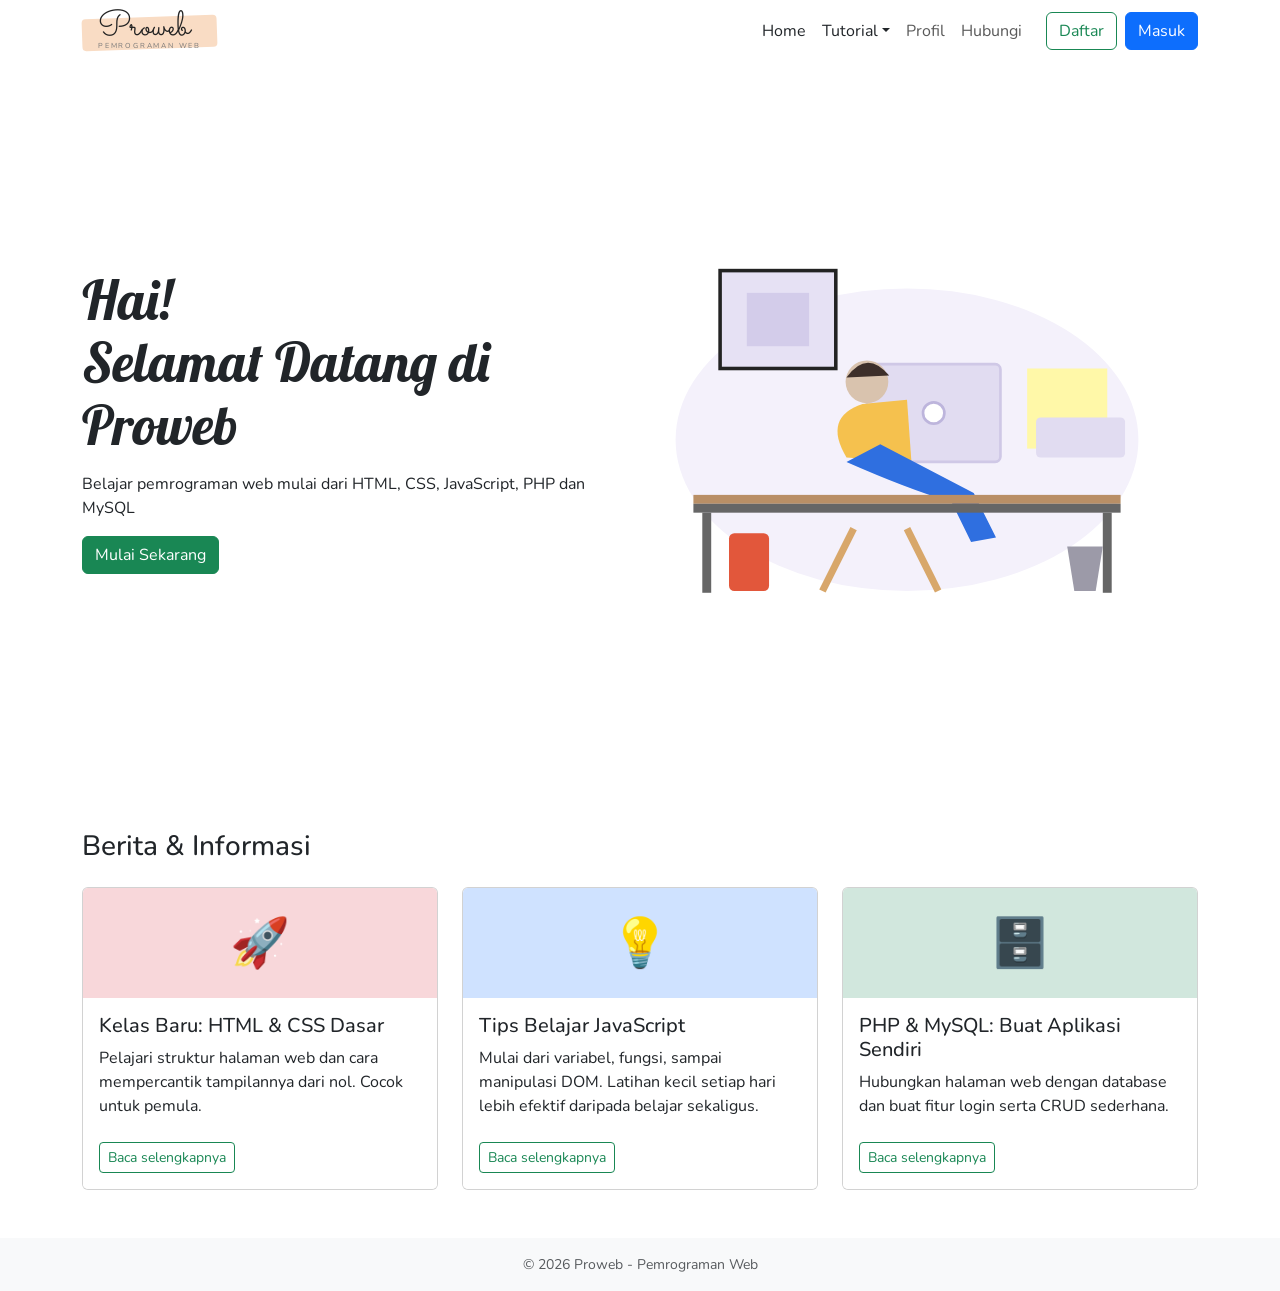
<file: index.html>
<!DOCTYPE html>
<html lang="id">
<head>
  <meta charset="UTF-8">
  <meta name="viewport" content="width=device-width, initial-scale=1">
  <title>Proweb - Pemrograman Web</title>
  <link href="https://cdn.jsdelivr.net/npm/bootstrap@5.2.3/dist/css/bootstrap.min.css" rel="stylesheet">
  <link href="https://fonts.googleapis.com/css2?family=Lobster&family=Nunito:wght@400;600&family=Sacramento&display=swap" rel="stylesheet">
  <style>
    body { font-family: 'Nunito', sans-serif; color: #212529; }
    .logo { position: relative; font-family: 'Sacramento', cursive; font-size: 2.2rem; line-height: 1; padding: .2rem 1rem; color: #222; }
    .logo::before { content: ""; position: absolute; inset: 20% 0 10% 0; background: #f9dcc4; z-index: -1; border-radius: 4px; transform: rotate(-2deg); }
    .logo small { display: block; font-family: 'Nunito', sans-serif; font-size: .45rem; letter-spacing: .25em; text-align: center; color: #777; margin-top: -.2rem; }
    .navbar-toggler { border-color: #e0a83b; }
    .hero { min-height: 80vh; }
    .hero h1 { font-family: 'Lobster', cursive; font-size: clamp(2.2rem, 6vw, 3.4rem); line-height: 1.15; }
    .hero svg { max-width: 100%; height: auto; }
    .card-icon { height: 110px; display: flex; align-items: center; justify-content: center; font-size: 3rem; border-radius: calc(.375rem - 1px) calc(.375rem - 1px) 0 0; }
    footer { background: #f8f9fa; }
    @media (max-width: 991.98px) {
      .navbar-collapse .btn { width: 100%; margin-top: .5rem; }
      .hero { min-height: auto; padding-top: 1.5rem; }
      .hero .col-lg-6:first-child { text-align: left; }
    }
  </style>
</head>
<body>

<!-- Navbar -->
<nav class="navbar navbar-expand-lg bg-white sticky-top">
  <div class="container">
    <a class="navbar-brand logo" href="#">Proweb<small>PEMROGRAMAN WEB</small></a>
    <button class="navbar-toggler" type="button" data-bs-toggle="collapse" data-bs-target="#menu" aria-controls="menu" aria-expanded="false" aria-label="Buka menu">
      <span class="navbar-toggler-icon"></span>
    </button>
    <div class="collapse navbar-collapse" id="menu">
      <ul class="navbar-nav ms-auto align-items-lg-center mb-2 mb-lg-0">
        <li class="nav-item"><a class="nav-link text-dark" href="#">Home</a></li>
        <li class="nav-item dropdown">
          <a class="nav-link dropdown-toggle text-dark" href="#" role="button" data-bs-toggle="dropdown" aria-expanded="false">Tutorial</a>
          <ul class="dropdown-menu">
            <li><a class="dropdown-item" href="#">HTML</a></li>
            <li><a class="dropdown-item" href="#">CSS</a></li>
            <li><a class="dropdown-item" href="#">JavaScript</a></li>
            <li><hr class="dropdown-divider"></li>
            <li><a class="dropdown-item" href="#">PHP</a></li>
            <li><a class="dropdown-item" href="#">MySQL</a></li>
          </ul>
        </li>
        <li class="nav-item"><a class="nav-link" href="#">Profil</a></li>
        <li class="nav-item"><a class="nav-link" href="#">Hubungi</a></li>
        <li class="nav-item ms-lg-3"><a class="btn btn-outline-success" href="#">Daftar</a></li>
        <li class="nav-item ms-lg-2"><a class="btn btn-primary" href="#">Masuk</a></li>
      </ul>
    </div>
  </div>
</nav>

<!-- Hero -->
<header class="container hero d-flex align-items-center">
  <div class="row align-items-center w-100 g-4">
    <div class="col-lg-6">
      <h1>Hai!<br>Selamat Datang di Proweb</h1>
      <p class="my-3">Belajar pemrograman web mulai dari HTML, CSS, JavaScript, PHP dan MySQL</p>
      <a href="#berita" class="btn btn-success">Mulai Sekarang</a>
    </div>
    <div class="col-lg-6">
      <svg viewBox="0 0 600 420" xmlns="http://www.w3.org/2000/svg" role="img" aria-label="Ilustrasi orang belajar di depan komputer">
        <ellipse cx="300" cy="230" rx="260" ry="170" fill="#f4f1fb"/>
        <rect x="90" y="40" width="130" height="110" fill="#e6e1f4" stroke="#222" stroke-width="4"/>
        <rect x="120" y="65" width="70" height="60" fill="#d3ccea"/>
        <rect x="255" y="145" width="150" height="110" rx="6" fill="#e1dcf1" stroke="#cfc8e6" stroke-width="3"/>
        <circle cx="330" cy="200" r="12" fill="#fff" stroke="#bdb5dc" stroke-width="3"/>
        <rect x="435" y="150" width="90" height="90" fill="#fff8a8"/>
        <rect x="445" y="205" width="100" height="45" rx="5" fill="#e1dcf1"/>
        <path d="M232 250 Q205 205 250 190 L300 185 L305 255 Z" fill="#f5c14e"/>
        <circle cx="255" cy="165" r="24" fill="#d9c3ae"/>
        <path d="M232 160 Q255 128 280 158 Z" fill="#3d2f2a"/>
        <path d="M232 255 Q300 285 350 300 L372 345 L400 340 L375 290 L270 235 Z" fill="#2f6fe0"/>
        <rect x="60" y="292" width="480" height="10" fill="#b98f66"/>
        <rect x="60" y="302" width="480" height="10" fill="#666"/>
        <rect x="70" y="312" width="10" height="90" fill="#666"/>
        <rect x="520" y="312" width="10" height="90" fill="#666"/>
        <line x1="240" y1="330" x2="205" y2="400" stroke="#d8a76a" stroke-width="8"/>
        <line x1="300" y1="330" x2="335" y2="400" stroke="#d8a76a" stroke-width="8"/>
        <rect x="100" y="335" width="45" height="65" rx="6" fill="#e2573b"/>
        <path d="M480 350 L520 350 L512 400 L488 400 Z" fill="#9c9aa8"/>
      </svg>
    </div>
  </div>
</header>

<!-- Card berita / informasi -->
<section class="container py-5" id="berita">
  <h2 class="h3 mb-4">Berita &amp; Informasi</h2>
  <div class="row row-cols-1 row-cols-md-3 g-4">
    <div class="col">
      <div class="card h-100">
        <div class="card-icon bg-danger-subtle">🚀</div>
        <div class="card-body">
          <h5 class="card-title">Kelas Baru: HTML &amp; CSS Dasar</h5>
          <p class="card-text">Pelajari struktur halaman web dan cara mempercantik tampilannya dari nol. Cocok untuk pemula.</p>
        </div>
        <div class="card-footer bg-white border-0 pb-3"><a href="#" class="btn btn-sm btn-outline-success">Baca selengkapnya</a></div>
      </div>
    </div>
    <div class="col">
      <div class="card h-100">
        <div class="card-icon bg-primary-subtle">💡</div>
        <div class="card-body">
          <h5 class="card-title">Tips Belajar JavaScript</h5>
          <p class="card-text">Mulai dari variabel, fungsi, sampai manipulasi DOM. Latihan kecil setiap hari lebih efektif daripada belajar sekaligus.</p>
        </div>
        <div class="card-footer bg-white border-0 pb-3"><a href="#" class="btn btn-sm btn-outline-success">Baca selengkapnya</a></div>
      </div>
    </div>
    <div class="col">
      <div class="card h-100">
        <div class="card-icon bg-success-subtle">🗄️</div>
        <div class="card-body">
          <h5 class="card-title">PHP &amp; MySQL: Buat Aplikasi Sendiri</h5>
          <p class="card-text">Hubungkan halaman web dengan database dan buat fitur login serta CRUD sederhana.</p>
        </div>
        <div class="card-footer bg-white border-0 pb-3"><a href="#" class="btn btn-sm btn-outline-success">Baca selengkapnya</a></div>
      </div>
    </div>
  </div>
</section>

<footer class="py-3 text-center text-muted small">
  &copy; 2026 Proweb - Pemrograman Web
</footer>

<script src="https://cdn.jsdelivr.net/npm/bootstrap@5.2.3/dist/js/bootstrap.bundle.min.js"></script>
</body>
</html>
</file>
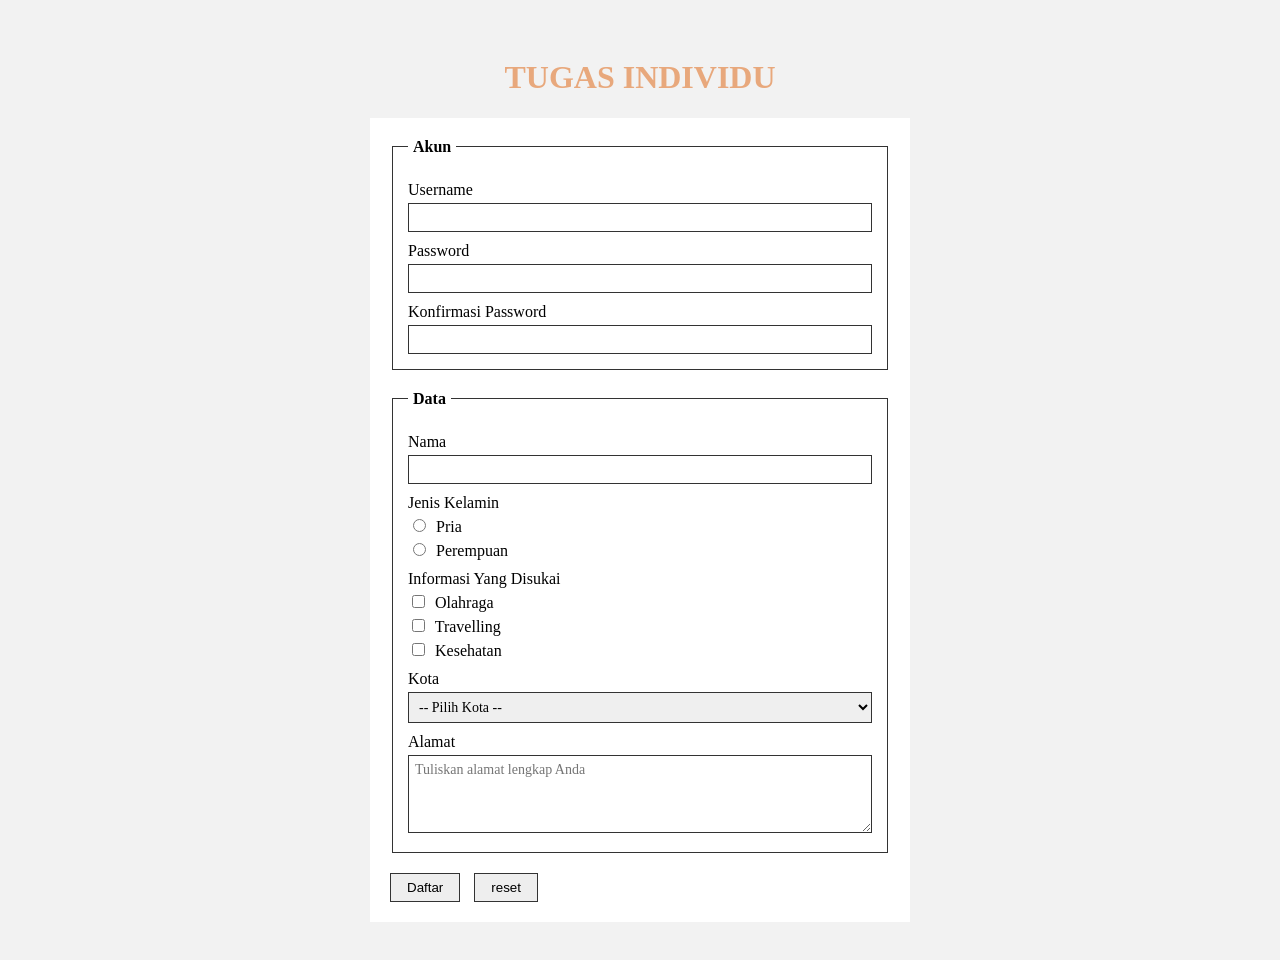
<file: tugas2.html>
<!DOCTYPE html>
<html lang="id">
<head>
<meta charset="UTF-8">
<title>Form Pendaftaran</title>
<link rel="stylesheet" href="form.css">
</head>
<body>

  <h1>TUGAS INDIVIDU</h1>

  <form action="#" method="post">

    <fieldset>
      <legend>Akun</legend>

      <label for="username">Username</label>
      <input type="text" id="username" name="username">

      <label for="password">Password</label>
      <input type="password" id="password" name="password">

      <label for="konfirmasi">Konfirmasi Password</label>
      <input type="password" id="konfirmasi" name="konfirmasi">
    </fieldset>

    <fieldset>
      <legend>Data</legend>

      <label for="nama">Nama</label>
      <input type="text" id="nama" name="nama">

      <label>Jenis Kelamin</label>
      <div class="option-group">
        <label class="option-item"><input type="radio" name="kelamin" value="pria"> Pria</label>
        <label class="option-item"><input type="radio" name="kelamin" value="perempuan"> Perempuan</label>
      </div>

      <label>Informasi Yang Disukai</label>
      <div class="option-group">
        <label class="option-item"><input type="checkbox" name="info" value="olahraga"> Olahraga</label>
        <label class="option-item"><input type="checkbox" name="info" value="travelling"> Travelling</label>
        <label class="option-item"><input type="checkbox" name="info" value="kesehatan"> Kesehatan</label>
      </div>

      <label for="kota">Kota</label>
      <select id="kota" name="kota">
        <option value="">-- Pilih Kota --</option>
        <option value="medan">Medan</option>
        <option value="aceh">Aceh</option>
        <option value="sibolga">Sibolga</option>
        <option value="bandung">Bandung</option>
        <option value="surabaya">Surabaya</option>
        <option value="jakarta">Jakarta</option>
      </select>

      <label for="alamat">Alamat</label>
      <textarea id="alamat" name="alamat" rows="4" placeholder="Tuliskan alamat lengkap Anda"></textarea>
    </fieldset>

    <div class="button-group">
      <button type="submit">Daftar</button>
      <button type="reset">reset</button>
    </div>

  </form>

</body>
</html>
</file>
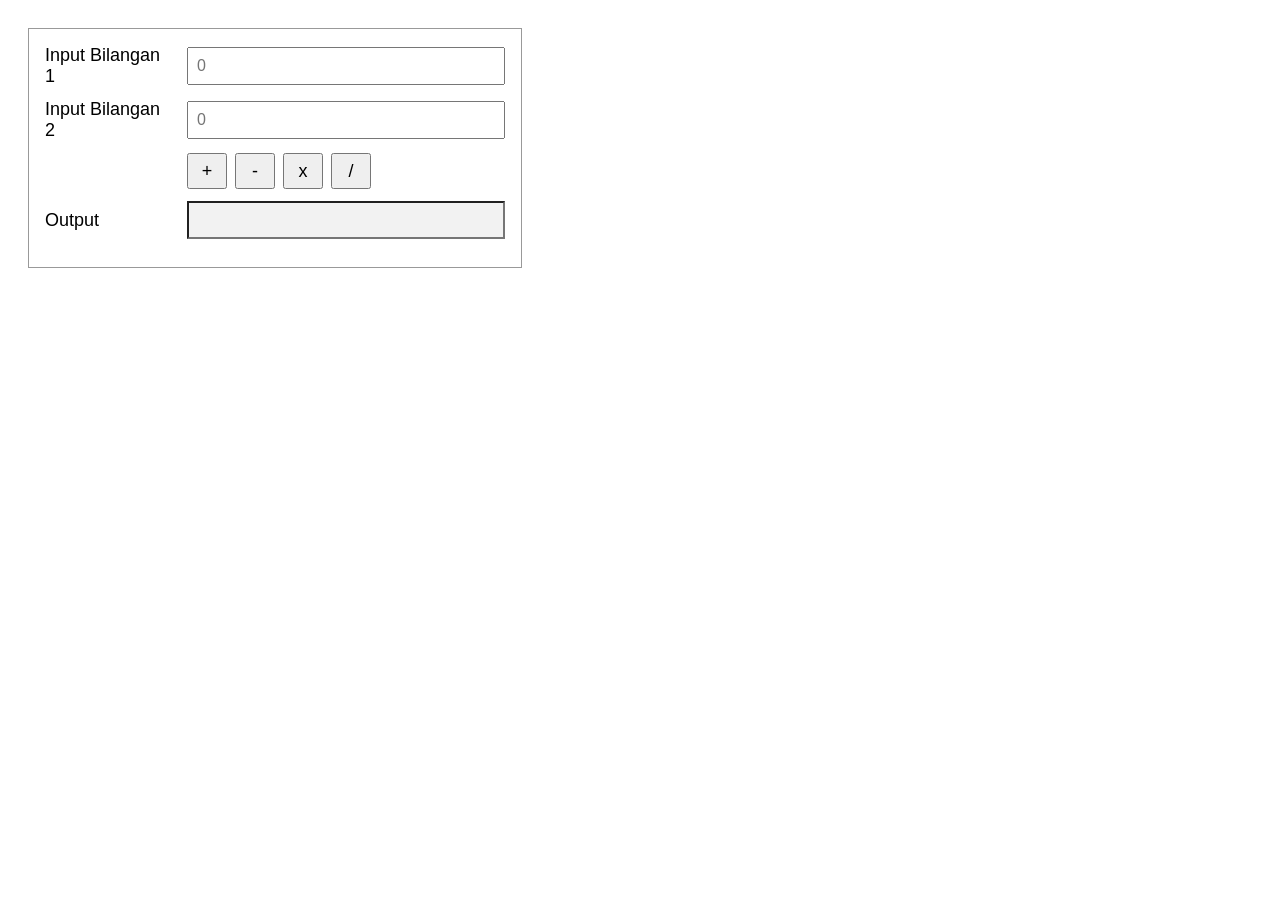
<file: tugas3.html>
<!DOCTYPE html>
<html lang="id">
<head>
  <meta charset="UTF-8">
  <meta name="viewport" content="width=device-width, initial-scale=1">
  <title>Kalkulator Aritmatika Sederhana</title>
  <style>
    body {
      font-family: Arial, sans-serif;
      padding: 20px;
    }
    .kotak {
      max-width: 460px;
      border: 1px solid #999;
      padding: 16px;
    }
    .baris {
      display: flex;
      align-items: center;
      gap: 12px;
      margin-bottom: 12px;
    }
    .baris label {
      width: 130px;
      font-size: 18px;
    }
    .baris input {
      flex: 1;
      padding: 8px;
      font-size: 16px;
    }
    .tombol {
      display: flex;
      gap: 8px;
      margin: 0 0 12px 142px;
    }
    .tombol button {
      width: 40px;
      height: 36px;
      font-size: 18px;
      cursor: pointer;
    }
    #output {
      background: #f2f2f2;
    }
  </style>
</head>
<body>
  <div class="kotak">
    <div class="baris">
      <label for="bilangan1">Input Bilangan 1</label>
      <input type="number" id="bilangan1" placeholder="0">
    </div>
    <div class="baris">
      <label for="bilangan2">Input Bilangan 2</label>
      <input type="number" id="bilangan2" placeholder="0">
    </div>

    <div class="tombol">
      <button onclick="hitung('+')">+</button>
      <button onclick="hitung('-')">-</button>
      <button onclick="hitung('*')">x</button>
      <button onclick="hitung('/')">/</button>
    </div>

    <div class="baris">
      <label for="output">Output</label>
      <input type="text" id="output" readonly>
    </div>
  </div>

  <script>
    function hitung(operator) {
      var teks1 = document.getElementById("bilangan1").value;
      var teks2 = document.getElementById("bilangan2").value;
      var output = document.getElementById("output");

      if (teks1 === "" || teks2 === "") {
        output.value = "Isi kedua bilangan dulu";
        return;
      }

      var a = parseFloat(teks1);
      var b = parseFloat(teks2);
      var hasil;

      if (operator === "+") {
        hasil = a + b;
      } else if (operator === "-") {
        hasil = a - b;
      } else if (operator === "*") {
        hasil = a * b;
      } else if (operator === "/") {
        if (b === 0) {
          output.value = "Tidak bisa dibagi 0";
          return;
        }
        hasil = a / b;
      }

      output.value = hasil;
    }
  </script>
</body>
</html>
</file>
<file: form.css>
body {
  font-family: 'Georgia', serif;
  background-color: #f2f2f2;
  padding: 30px;
}

h1 {
  color: #e8a87c;
  text-align: center;
}

form {
  max-width: 500px;
  margin: 0 auto;
  background: #fff;
  padding: 20px;
}

fieldset {
  border: 1px solid #333;
  margin-bottom: 20px;
  padding: 15px;
}

legend {
  font-weight: bold;
  padding: 0 5px;
}

label {
  display: block;
  margin-top: 10px;
  margin-bottom: 4px;
}

input[type="text"],
input[type="password"] {
  width: 100%;
  padding: 6px;
  box-sizing: border-box;
  border: 1px solid #333;
}

select,
textarea {
  width: 100%;
  padding: 6px;
  box-sizing: border-box;
  border: 1px solid #333;
  font-family: inherit;
  font-size: 14px;
}

textarea {
  resize: vertical;
}

.option-group {
  margin-top: 4px;
}

.option-item {
  display: block;
  font-weight: normal;
  margin: 4px 0;
}

.option-item input {
  margin-right: 6px;
}

.button-group {
  margin-top: 10px;
  text-align: left;
}

button {
  padding: 6px 16px;
  margin-right: 10px;
  border: 1px solid #333;
  background: #eee;
  cursor: pointer;
}

button:hover {
  background: #ddd;
}
</file>
